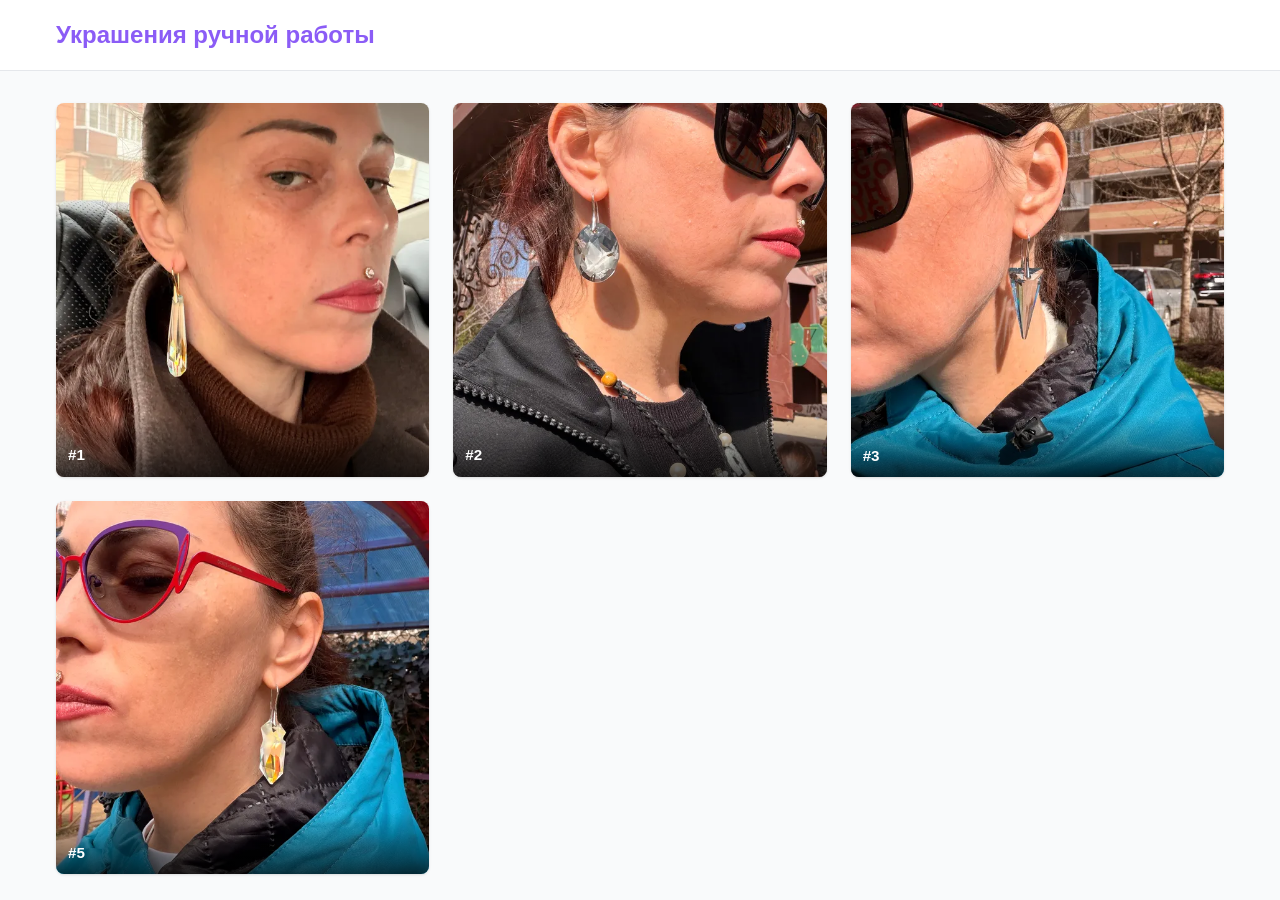
<file: index.html>
<!DOCTYPE html>
<html lang="ru">
<head>
  <meta charset="UTF-8">
  <meta name="viewport" content="width=device-width, initial-scale=1.0">
  <title>Украшения ручной работы</title>
  <link rel="stylesheet" href="./css/style.css">
</head>
<body>
  <header class="site-header">
    <div class="container header-container">
      <a href="./index.html" class="logo">Украшения ручной работы</a>
      
    </div>
  </header>

  <main class="container">
    
      <div class="product-grid">
        
          <div class="product-card">
  <div class="product-image-wrapper">
    <a href="c/product-1.html" class="product-image">
      
        
        <picture>
          <source
            type="image/webp"
            srcset="./uploads/1774260838605-kfwz9uoxla-thumb.webp 300w, ./uploads/1774260838605-kfwz9uoxla-medium.webp 600w"
            sizes="(max-width: 480px) 100vw, (max-width: 768px) 50vw, 33vw">
          <img src="./uploads/1774260838605-kfwz9uoxla-medium.webp" alt="Товар #1" loading="lazy">
        </picture>
      
      <div class="product-overlay">
        <span class="product-overlay-name">#1</span>
        
      </div>
    </a>
    
  </div>
</div>

        
          <div class="product-card">
  <div class="product-image-wrapper">
    <a href="c/product-2.html" class="product-image">
      
        
        <picture>
          <source
            type="image/webp"
            srcset="./uploads/1774260901637-pvfjfd7wf6q-thumb.webp 300w, ./uploads/1774260901637-pvfjfd7wf6q-medium.webp 600w"
            sizes="(max-width: 480px) 100vw, (max-width: 768px) 50vw, 33vw">
          <img src="./uploads/1774260901637-pvfjfd7wf6q-medium.webp" alt="Товар #2" loading="lazy">
        </picture>
      
      <div class="product-overlay">
        <span class="product-overlay-name">#2</span>
        
      </div>
    </a>
    
  </div>
</div>

        
          <div class="product-card">
  <div class="product-image-wrapper">
    <a href="c/product-3.html" class="product-image">
      
        
        <picture>
          <source
            type="image/webp"
            srcset="./uploads/1774268077307-n5m4ckhvtsq-thumb.webp 300w, ./uploads/1774268077307-n5m4ckhvtsq-medium.webp 600w"
            sizes="(max-width: 480px) 100vw, (max-width: 768px) 50vw, 33vw">
          <img src="./uploads/1774268077307-n5m4ckhvtsq-medium.webp" alt="Товар #3" loading="lazy">
        </picture>
      
      <div class="product-overlay">
        <span class="product-overlay-name">#3</span>
        
      </div>
    </a>
    
  </div>
</div>

        
          <div class="product-card">
  <div class="product-image-wrapper">
    <a href="c/product-5.html" class="product-image">
      
        
        <picture>
          <source
            type="image/webp"
            srcset="./uploads/1774683590539-z7mvp5no8m-thumb.webp 300w, ./uploads/1774683590539-z7mvp5no8m-medium.webp 600w"
            sizes="(max-width: 480px) 100vw, (max-width: 768px) 50vw, 33vw">
          <img src="./uploads/1774683590539-z7mvp5no8m-medium.webp" alt="Товар #5" loading="lazy">
        </picture>
      
      <div class="product-overlay">
        <span class="product-overlay-name">#5</span>
        
      </div>
    </a>
    
  </div>
</div>

        
      </div>
    
  </main>

  
</body>
</html>
</file>
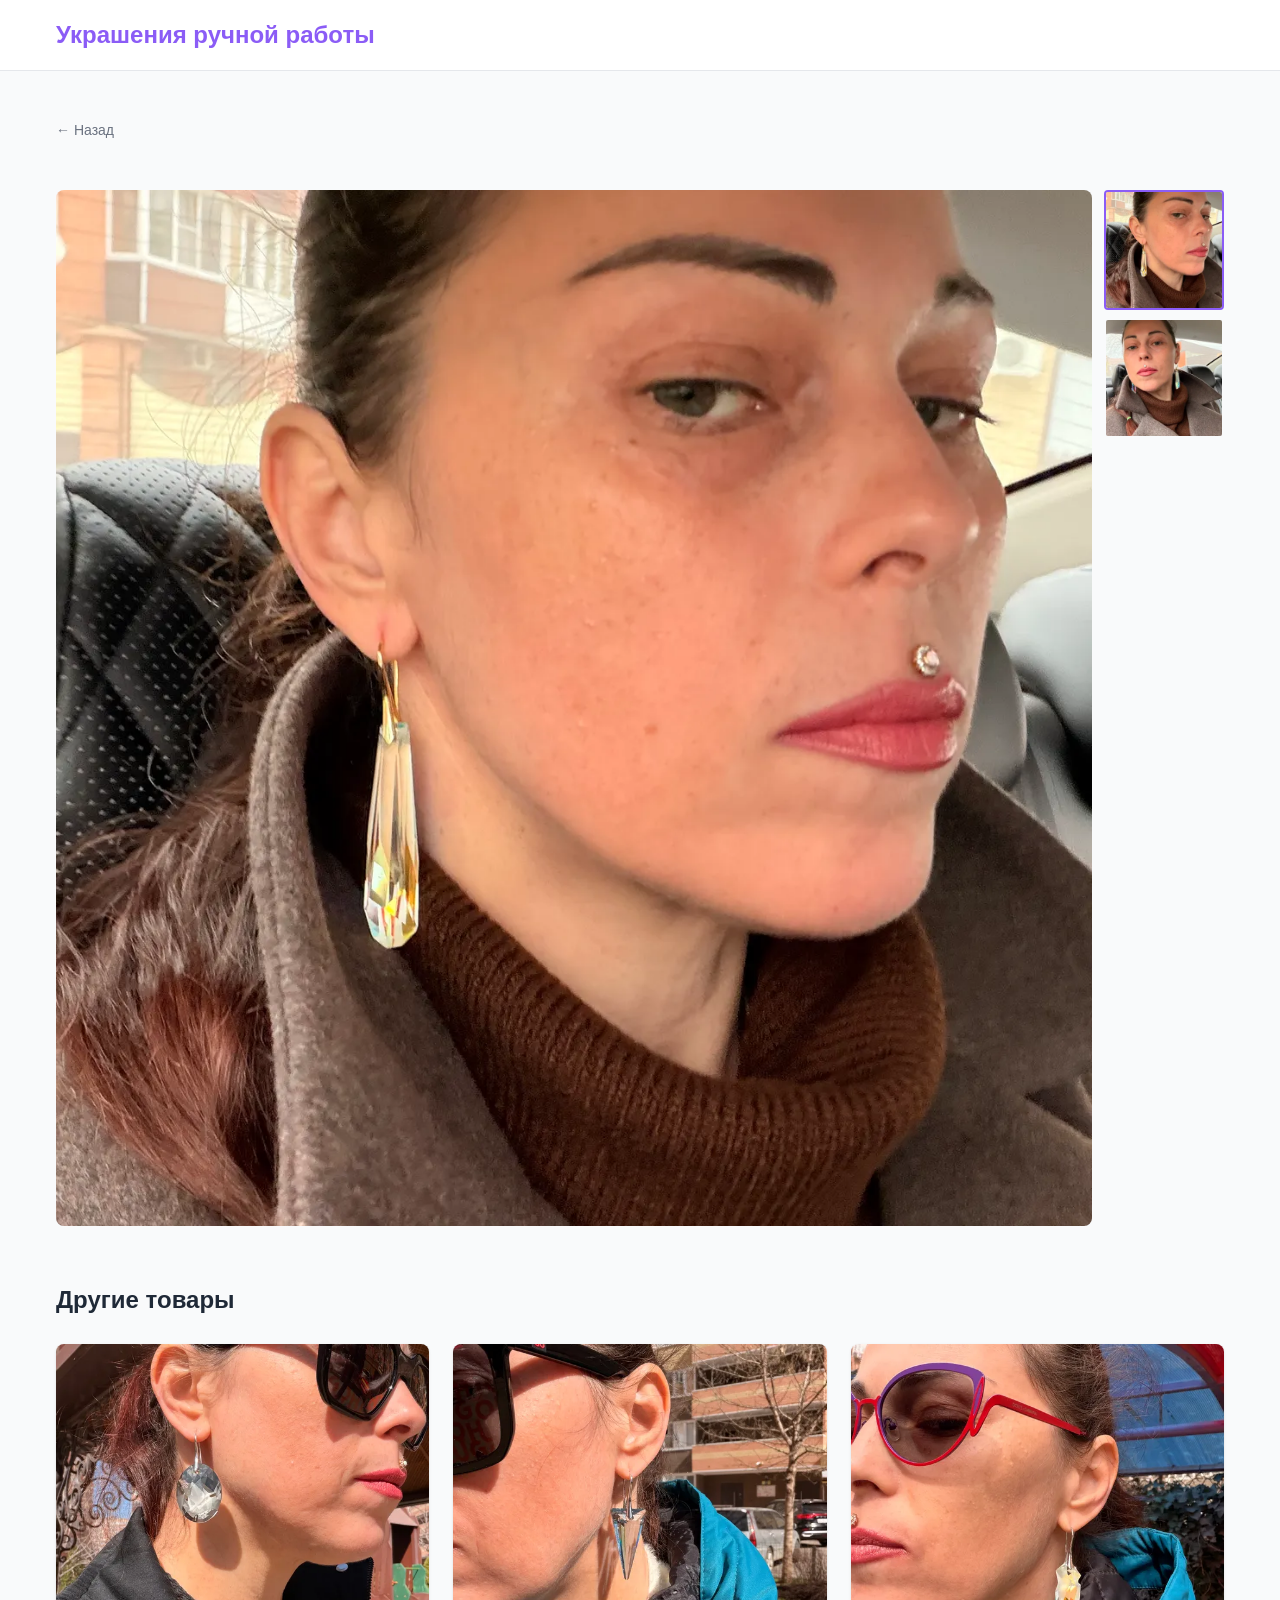
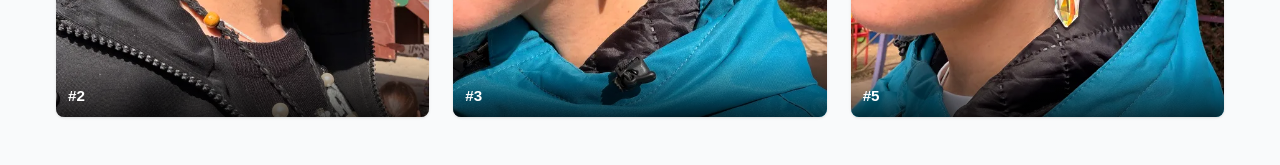
<file: c/product-1.html>
<!DOCTYPE html>
<html lang="ru">
<head>
  <meta charset="UTF-8">
  <meta name="viewport" content="width=device-width, initial-scale=1.0">
  <title></title>
  <link rel="stylesheet" href="../css/style.css">
</head>
<body>
  <header class="site-header">
    <div class="container header-container">
      <a href="../index.html" class="logo">Украшения ручной работы</a>
    </div>
  </header>

  <main class="container">
    <nav class="breadcrumb">
      <a href="../index.html">← Назад</a>
    </nav>

    <div class="product-detail-full">
      
        <div class="product-gallery-layout">
          <div class="main-image-full">
            <picture>
              <source
                type="image/webp"
                srcset="../uploads/1774260838605-kfwz9uoxla-medium.webp 600w, ../uploads/1774260838605-kfwz9uoxla-large.webp 1200w"
                sizes="100vw">
              <img src="../uploads/1774260838605-kfwz9uoxla-large.webp" alt="#1" id="mainImage">
            </picture>
          </div>
          
            <div class="thumbnail-list">
              
                <img src="../uploads/1774260838605-kfwz9uoxla-thumb.webp" alt="#1"
                     class="thumbnail active"
                     data-medium="../uploads/1774260838605-kfwz9uoxla-medium.webp"
                     data-large="../uploads/1774260838605-kfwz9uoxla-large.webp"
                     onclick="changeImage(this)">
              
                <img src="../uploads/1774260824298-4stqhlzc283-thumb.webp" alt="#1"
                     class="thumbnail "
                     data-medium="../uploads/1774260824298-4stqhlzc283-medium.webp"
                     data-large="../uploads/1774260824298-4stqhlzc283-large.webp"
                     onclick="changeImage(this)">
              
            </div>
          
        </div>
      

      

      
    </div>

    
      <section class="related-products">
        <h2>Другие товары</h2>
        <div class="product-grid">
          
            <div class="product-card">
  <div class="product-image-wrapper">
    <a href="product-2.html" class="product-image">
      
        
        <picture>
          <source
            type="image/webp"
            srcset="../uploads/1774260901637-pvfjfd7wf6q-thumb.webp 300w, ../uploads/1774260901637-pvfjfd7wf6q-medium.webp 600w"
            sizes="(max-width: 480px) 100vw, (max-width: 768px) 50vw, 33vw">
          <img src="../uploads/1774260901637-pvfjfd7wf6q-medium.webp" alt="Товар #2" loading="lazy">
        </picture>
      
      <div class="product-overlay">
        <span class="product-overlay-name">#2</span>
        
      </div>
    </a>
    
  </div>
</div>

          
            <div class="product-card">
  <div class="product-image-wrapper">
    <a href="product-3.html" class="product-image">
      
        
        <picture>
          <source
            type="image/webp"
            srcset="../uploads/1774268077307-n5m4ckhvtsq-thumb.webp 300w, ../uploads/1774268077307-n5m4ckhvtsq-medium.webp 600w"
            sizes="(max-width: 480px) 100vw, (max-width: 768px) 50vw, 33vw">
          <img src="../uploads/1774268077307-n5m4ckhvtsq-medium.webp" alt="Товар #3" loading="lazy">
        </picture>
      
      <div class="product-overlay">
        <span class="product-overlay-name">#3</span>
        
      </div>
    </a>
    
  </div>
</div>

          
            <div class="product-card">
  <div class="product-image-wrapper">
    <a href="product-5.html" class="product-image">
      
        
        <picture>
          <source
            type="image/webp"
            srcset="../uploads/1774683590539-z7mvp5no8m-thumb.webp 300w, ../uploads/1774683590539-z7mvp5no8m-medium.webp 600w"
            sizes="(max-width: 480px) 100vw, (max-width: 768px) 50vw, 33vw">
          <img src="../uploads/1774683590539-z7mvp5no8m-medium.webp" alt="Товар #5" loading="lazy">
        </picture>
      
      <div class="product-overlay">
        <span class="product-overlay-name">#5</span>
        
      </div>
    </a>
    
  </div>
</div>

          
        </div>
      </section>
    
  </main>

  <script src="../js/main.js"></script>
</body>
</html>
</file>
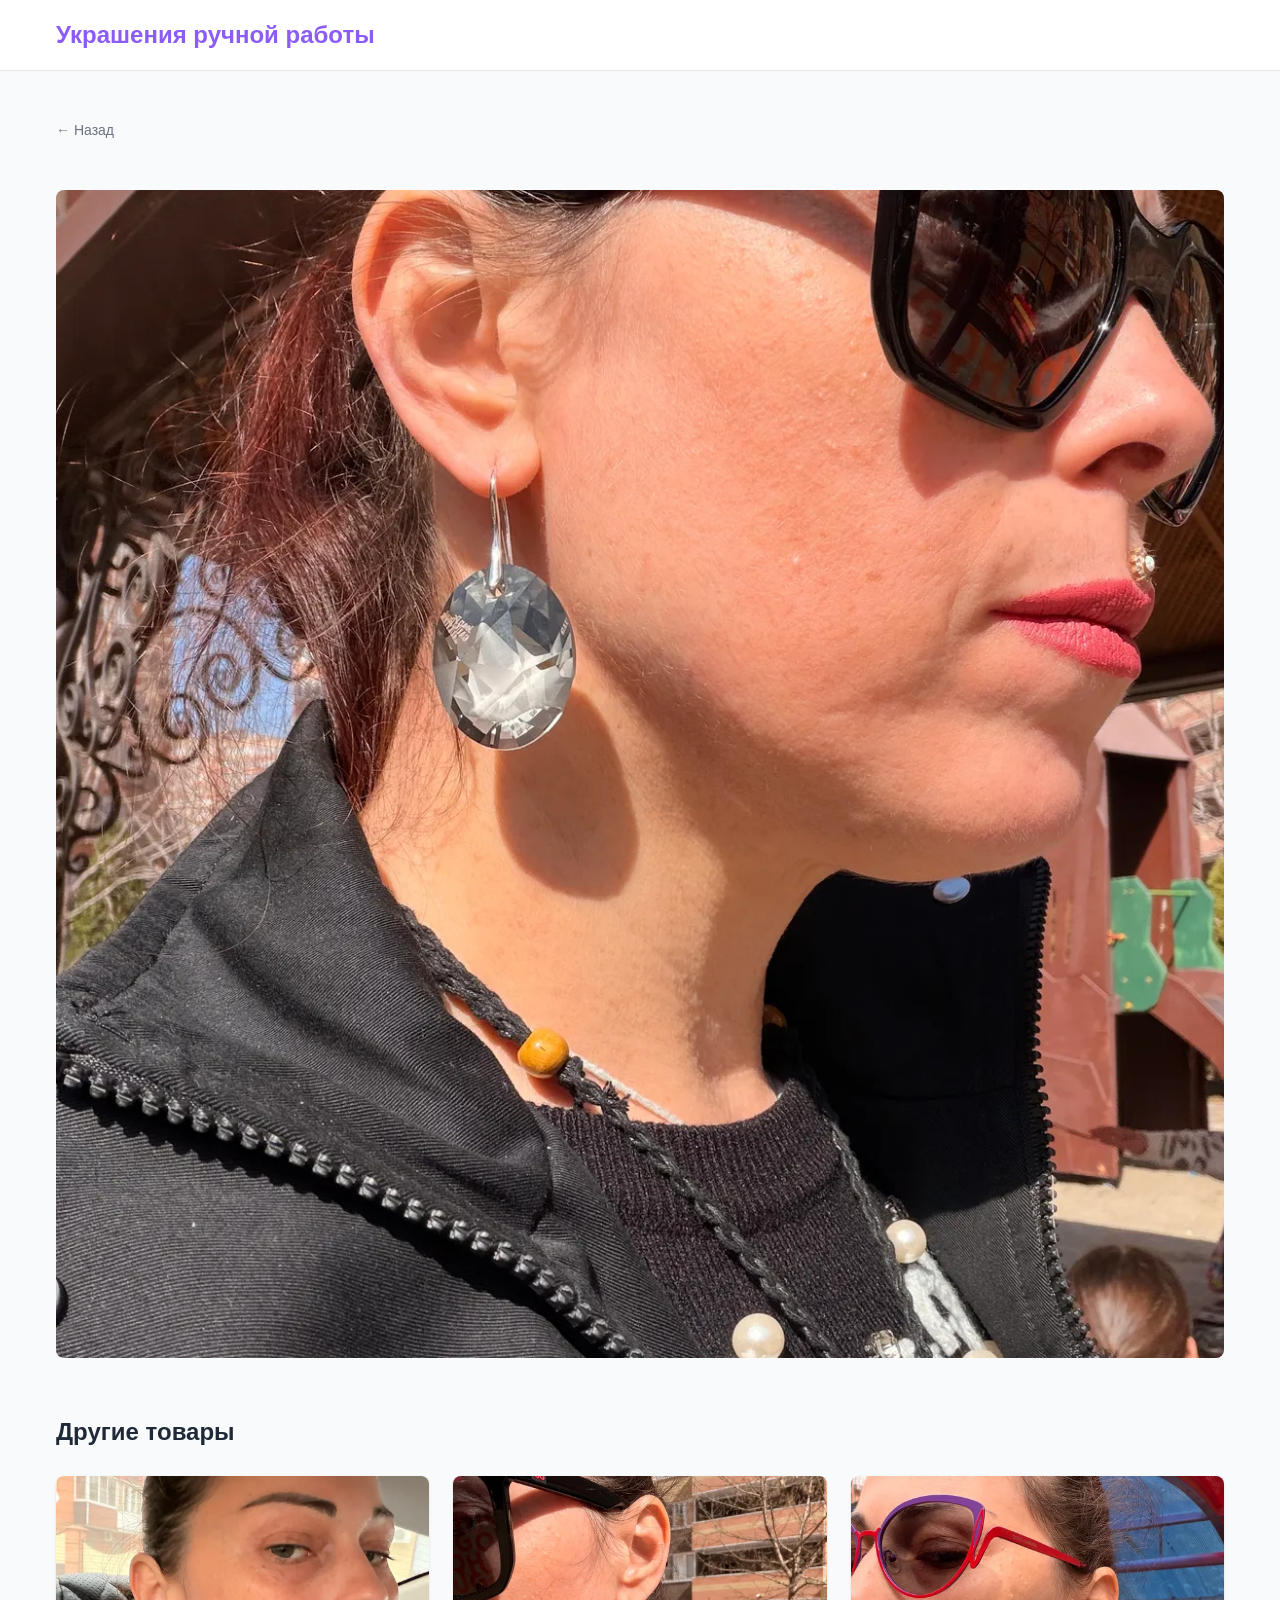
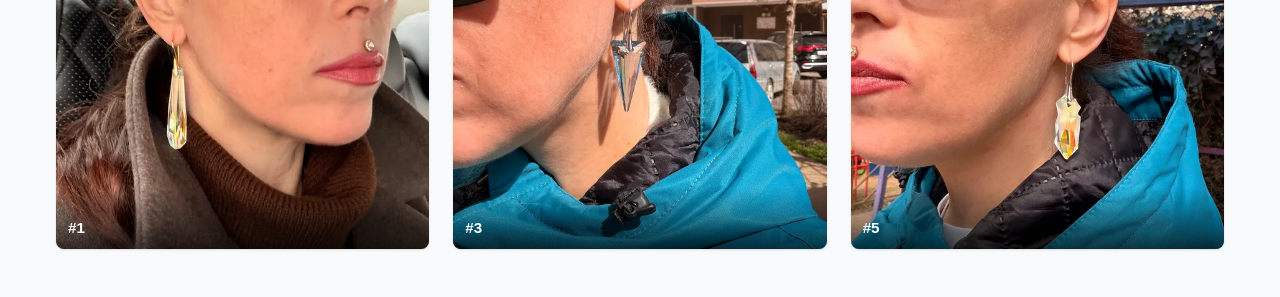
<file: c/product-2.html>
<!DOCTYPE html>
<html lang="ru">
<head>
  <meta charset="UTF-8">
  <meta name="viewport" content="width=device-width, initial-scale=1.0">
  <title></title>
  <link rel="stylesheet" href="../css/style.css">
</head>
<body>
  <header class="site-header">
    <div class="container header-container">
      <a href="../index.html" class="logo">Украшения ручной работы</a>
    </div>
  </header>

  <main class="container">
    <nav class="breadcrumb">
      <a href="../index.html">← Назад</a>
    </nav>

    <div class="product-detail-full">
      
        <div class="product-gallery-layout">
          <div class="main-image-full">
            <picture>
              <source
                type="image/webp"
                srcset="../uploads/1774260901637-pvfjfd7wf6q-medium.webp 600w, ../uploads/1774260901637-pvfjfd7wf6q-large.webp 1200w"
                sizes="100vw">
              <img src="../uploads/1774260901637-pvfjfd7wf6q-large.webp" alt="#2" id="mainImage">
            </picture>
          </div>
          
        </div>
      

      

      
    </div>

    
      <section class="related-products">
        <h2>Другие товары</h2>
        <div class="product-grid">
          
            <div class="product-card">
  <div class="product-image-wrapper">
    <a href="product-1.html" class="product-image">
      
        
        <picture>
          <source
            type="image/webp"
            srcset="../uploads/1774260838605-kfwz9uoxla-thumb.webp 300w, ../uploads/1774260838605-kfwz9uoxla-medium.webp 600w"
            sizes="(max-width: 480px) 100vw, (max-width: 768px) 50vw, 33vw">
          <img src="../uploads/1774260838605-kfwz9uoxla-medium.webp" alt="Товар #1" loading="lazy">
        </picture>
      
      <div class="product-overlay">
        <span class="product-overlay-name">#1</span>
        
      </div>
    </a>
    
  </div>
</div>

          
            <div class="product-card">
  <div class="product-image-wrapper">
    <a href="product-3.html" class="product-image">
      
        
        <picture>
          <source
            type="image/webp"
            srcset="../uploads/1774268077307-n5m4ckhvtsq-thumb.webp 300w, ../uploads/1774268077307-n5m4ckhvtsq-medium.webp 600w"
            sizes="(max-width: 480px) 100vw, (max-width: 768px) 50vw, 33vw">
          <img src="../uploads/1774268077307-n5m4ckhvtsq-medium.webp" alt="Товар #3" loading="lazy">
        </picture>
      
      <div class="product-overlay">
        <span class="product-overlay-name">#3</span>
        
      </div>
    </a>
    
  </div>
</div>

          
            <div class="product-card">
  <div class="product-image-wrapper">
    <a href="product-5.html" class="product-image">
      
        
        <picture>
          <source
            type="image/webp"
            srcset="../uploads/1774683590539-z7mvp5no8m-thumb.webp 300w, ../uploads/1774683590539-z7mvp5no8m-medium.webp 600w"
            sizes="(max-width: 480px) 100vw, (max-width: 768px) 50vw, 33vw">
          <img src="../uploads/1774683590539-z7mvp5no8m-medium.webp" alt="Товар #5" loading="lazy">
        </picture>
      
      <div class="product-overlay">
        <span class="product-overlay-name">#5</span>
        
      </div>
    </a>
    
  </div>
</div>

          
        </div>
      </section>
    
  </main>

  <script src="../js/main.js"></script>
</body>
</html>
</file>
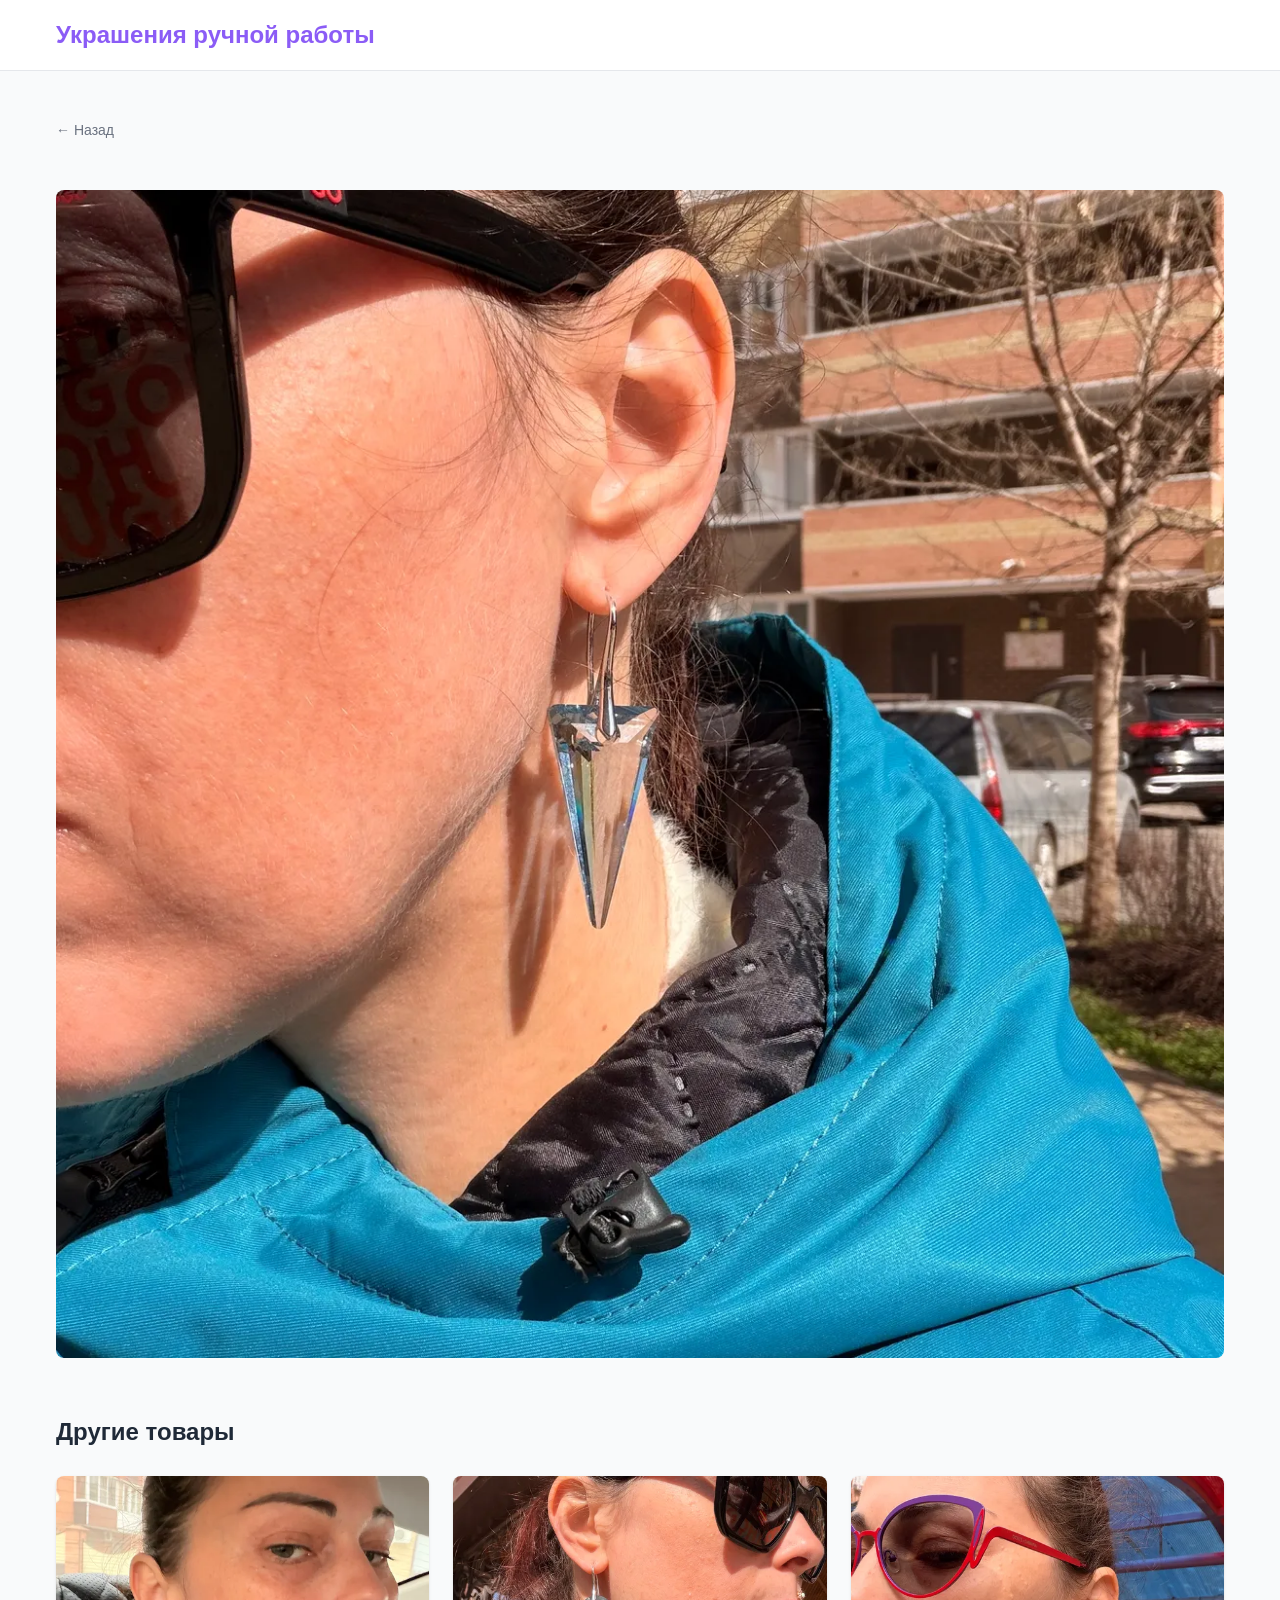
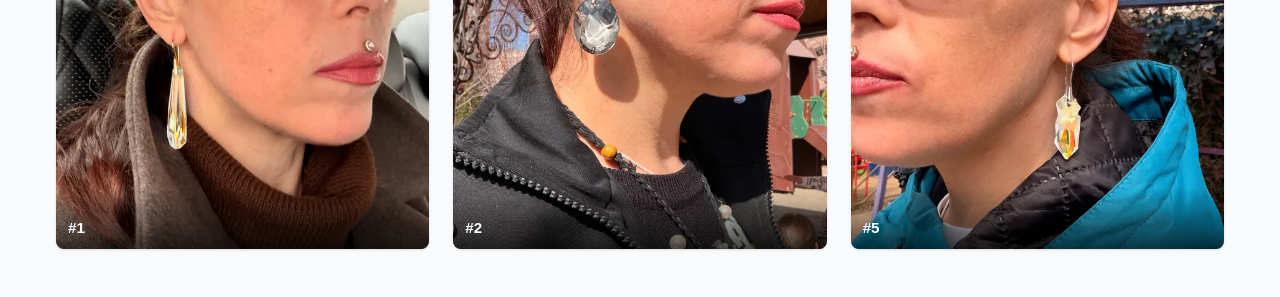
<file: c/product-3.html>
<!DOCTYPE html>
<html lang="ru">
<head>
  <meta charset="UTF-8">
  <meta name="viewport" content="width=device-width, initial-scale=1.0">
  <title></title>
  <link rel="stylesheet" href="../css/style.css">
</head>
<body>
  <header class="site-header">
    <div class="container header-container">
      <a href="../index.html" class="logo">Украшения ручной работы</a>
    </div>
  </header>

  <main class="container">
    <nav class="breadcrumb">
      <a href="../index.html">← Назад</a>
    </nav>

    <div class="product-detail-full">
      
        <div class="product-gallery-layout">
          <div class="main-image-full">
            <picture>
              <source
                type="image/webp"
                srcset="../uploads/1774268077307-n5m4ckhvtsq-medium.webp 600w, ../uploads/1774268077307-n5m4ckhvtsq-large.webp 1200w"
                sizes="100vw">
              <img src="../uploads/1774268077307-n5m4ckhvtsq-large.webp" alt="#3" id="mainImage">
            </picture>
          </div>
          
        </div>
      

      

      
    </div>

    
      <section class="related-products">
        <h2>Другие товары</h2>
        <div class="product-grid">
          
            <div class="product-card">
  <div class="product-image-wrapper">
    <a href="product-1.html" class="product-image">
      
        
        <picture>
          <source
            type="image/webp"
            srcset="../uploads/1774260838605-kfwz9uoxla-thumb.webp 300w, ../uploads/1774260838605-kfwz9uoxla-medium.webp 600w"
            sizes="(max-width: 480px) 100vw, (max-width: 768px) 50vw, 33vw">
          <img src="../uploads/1774260838605-kfwz9uoxla-medium.webp" alt="Товар #1" loading="lazy">
        </picture>
      
      <div class="product-overlay">
        <span class="product-overlay-name">#1</span>
        
      </div>
    </a>
    
  </div>
</div>

          
            <div class="product-card">
  <div class="product-image-wrapper">
    <a href="product-2.html" class="product-image">
      
        
        <picture>
          <source
            type="image/webp"
            srcset="../uploads/1774260901637-pvfjfd7wf6q-thumb.webp 300w, ../uploads/1774260901637-pvfjfd7wf6q-medium.webp 600w"
            sizes="(max-width: 480px) 100vw, (max-width: 768px) 50vw, 33vw">
          <img src="../uploads/1774260901637-pvfjfd7wf6q-medium.webp" alt="Товар #2" loading="lazy">
        </picture>
      
      <div class="product-overlay">
        <span class="product-overlay-name">#2</span>
        
      </div>
    </a>
    
  </div>
</div>

          
            <div class="product-card">
  <div class="product-image-wrapper">
    <a href="product-5.html" class="product-image">
      
        
        <picture>
          <source
            type="image/webp"
            srcset="../uploads/1774683590539-z7mvp5no8m-thumb.webp 300w, ../uploads/1774683590539-z7mvp5no8m-medium.webp 600w"
            sizes="(max-width: 480px) 100vw, (max-width: 768px) 50vw, 33vw">
          <img src="../uploads/1774683590539-z7mvp5no8m-medium.webp" alt="Товар #5" loading="lazy">
        </picture>
      
      <div class="product-overlay">
        <span class="product-overlay-name">#5</span>
        
      </div>
    </a>
    
  </div>
</div>

          
        </div>
      </section>
    
  </main>

  <script src="../js/main.js"></script>
</body>
</html>
</file>
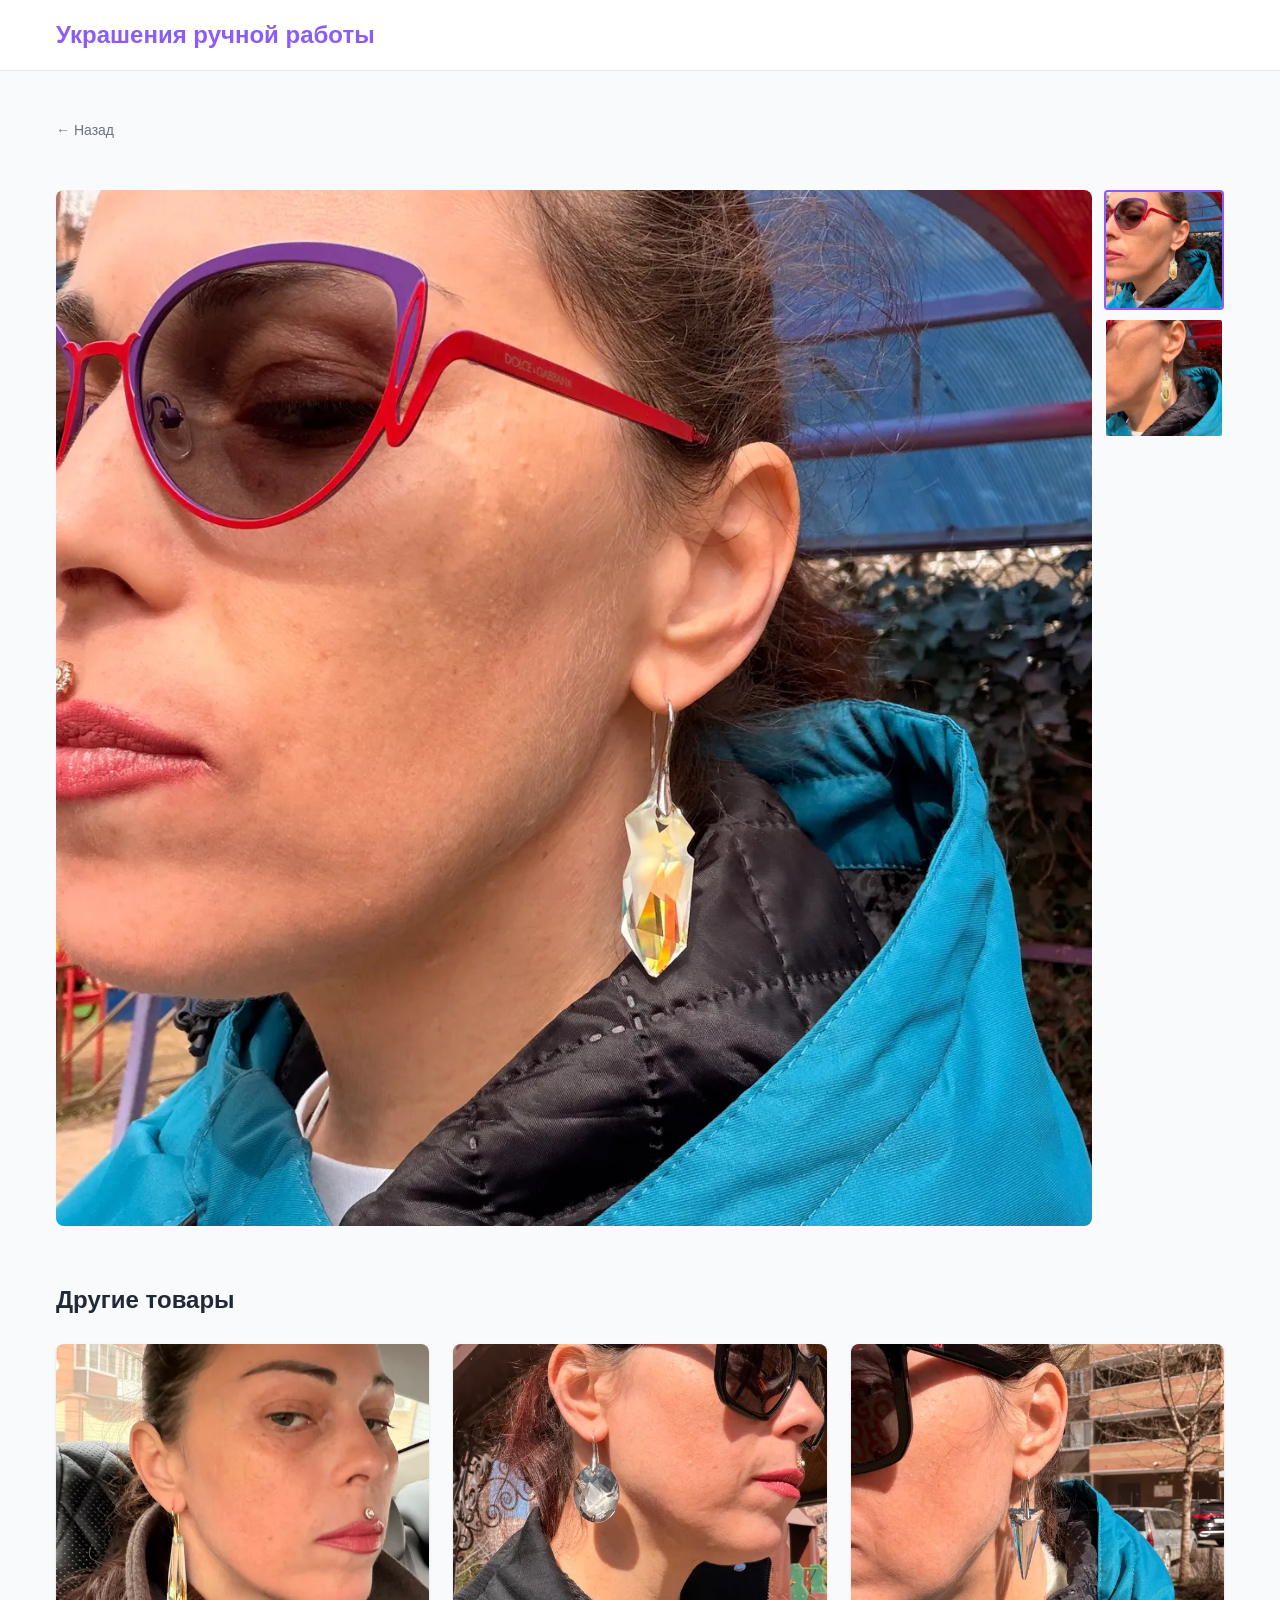
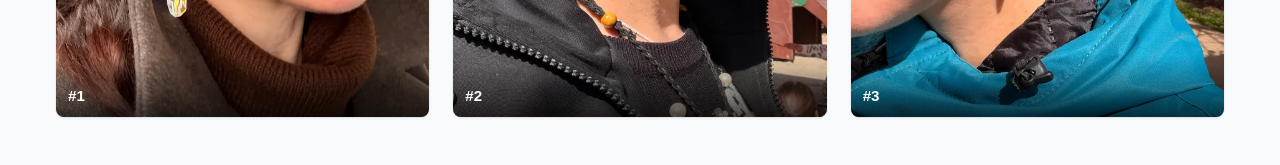
<file: c/product-5.html>
<!DOCTYPE html>
<html lang="ru">
<head>
  <meta charset="UTF-8">
  <meta name="viewport" content="width=device-width, initial-scale=1.0">
  <title></title>
  <link rel="stylesheet" href="../css/style.css">
</head>
<body>
  <header class="site-header">
    <div class="container header-container">
      <a href="../index.html" class="logo">Украшения ручной работы</a>
    </div>
  </header>

  <main class="container">
    <nav class="breadcrumb">
      <a href="../index.html">← Назад</a>
    </nav>

    <div class="product-detail-full">
      
        <div class="product-gallery-layout">
          <div class="main-image-full">
            <picture>
              <source
                type="image/webp"
                srcset="../uploads/1774683590539-z7mvp5no8m-medium.webp 600w, ../uploads/1774683590539-z7mvp5no8m-large.webp 1200w"
                sizes="100vw">
              <img src="../uploads/1774683590539-z7mvp5no8m-large.webp" alt="#5" id="mainImage">
            </picture>
          </div>
          
            <div class="thumbnail-list">
              
                <img src="../uploads/1774683590539-z7mvp5no8m-thumb.webp" alt="#5"
                     class="thumbnail active"
                     data-medium="../uploads/1774683590539-z7mvp5no8m-medium.webp"
                     data-large="../uploads/1774683590539-z7mvp5no8m-large.webp"
                     onclick="changeImage(this)">
              
                <img src="../uploads/1774683591604-yw1dagxypp-thumb.webp" alt="#5"
                     class="thumbnail "
                     data-medium="../uploads/1774683591604-yw1dagxypp-medium.webp"
                     data-large="../uploads/1774683591604-yw1dagxypp-large.webp"
                     onclick="changeImage(this)">
              
            </div>
          
        </div>
      

      

      
    </div>

    
      <section class="related-products">
        <h2>Другие товары</h2>
        <div class="product-grid">
          
            <div class="product-card">
  <div class="product-image-wrapper">
    <a href="product-1.html" class="product-image">
      
        
        <picture>
          <source
            type="image/webp"
            srcset="../uploads/1774260838605-kfwz9uoxla-thumb.webp 300w, ../uploads/1774260838605-kfwz9uoxla-medium.webp 600w"
            sizes="(max-width: 480px) 100vw, (max-width: 768px) 50vw, 33vw">
          <img src="../uploads/1774260838605-kfwz9uoxla-medium.webp" alt="Товар #1" loading="lazy">
        </picture>
      
      <div class="product-overlay">
        <span class="product-overlay-name">#1</span>
        
      </div>
    </a>
    
  </div>
</div>

          
            <div class="product-card">
  <div class="product-image-wrapper">
    <a href="product-2.html" class="product-image">
      
        
        <picture>
          <source
            type="image/webp"
            srcset="../uploads/1774260901637-pvfjfd7wf6q-thumb.webp 300w, ../uploads/1774260901637-pvfjfd7wf6q-medium.webp 600w"
            sizes="(max-width: 480px) 100vw, (max-width: 768px) 50vw, 33vw">
          <img src="../uploads/1774260901637-pvfjfd7wf6q-medium.webp" alt="Товар #2" loading="lazy">
        </picture>
      
      <div class="product-overlay">
        <span class="product-overlay-name">#2</span>
        
      </div>
    </a>
    
  </div>
</div>

          
            <div class="product-card">
  <div class="product-image-wrapper">
    <a href="product-3.html" class="product-image">
      
        
        <picture>
          <source
            type="image/webp"
            srcset="../uploads/1774268077307-n5m4ckhvtsq-thumb.webp 300w, ../uploads/1774268077307-n5m4ckhvtsq-medium.webp 600w"
            sizes="(max-width: 480px) 100vw, (max-width: 768px) 50vw, 33vw">
          <img src="../uploads/1774268077307-n5m4ckhvtsq-medium.webp" alt="Товар #3" loading="lazy">
        </picture>
      
      <div class="product-overlay">
        <span class="product-overlay-name">#3</span>
        
      </div>
    </a>
    
  </div>
</div>

          
        </div>
      </section>
    
  </main>

  <script src="../js/main.js"></script>
</body>
</html>
</file>
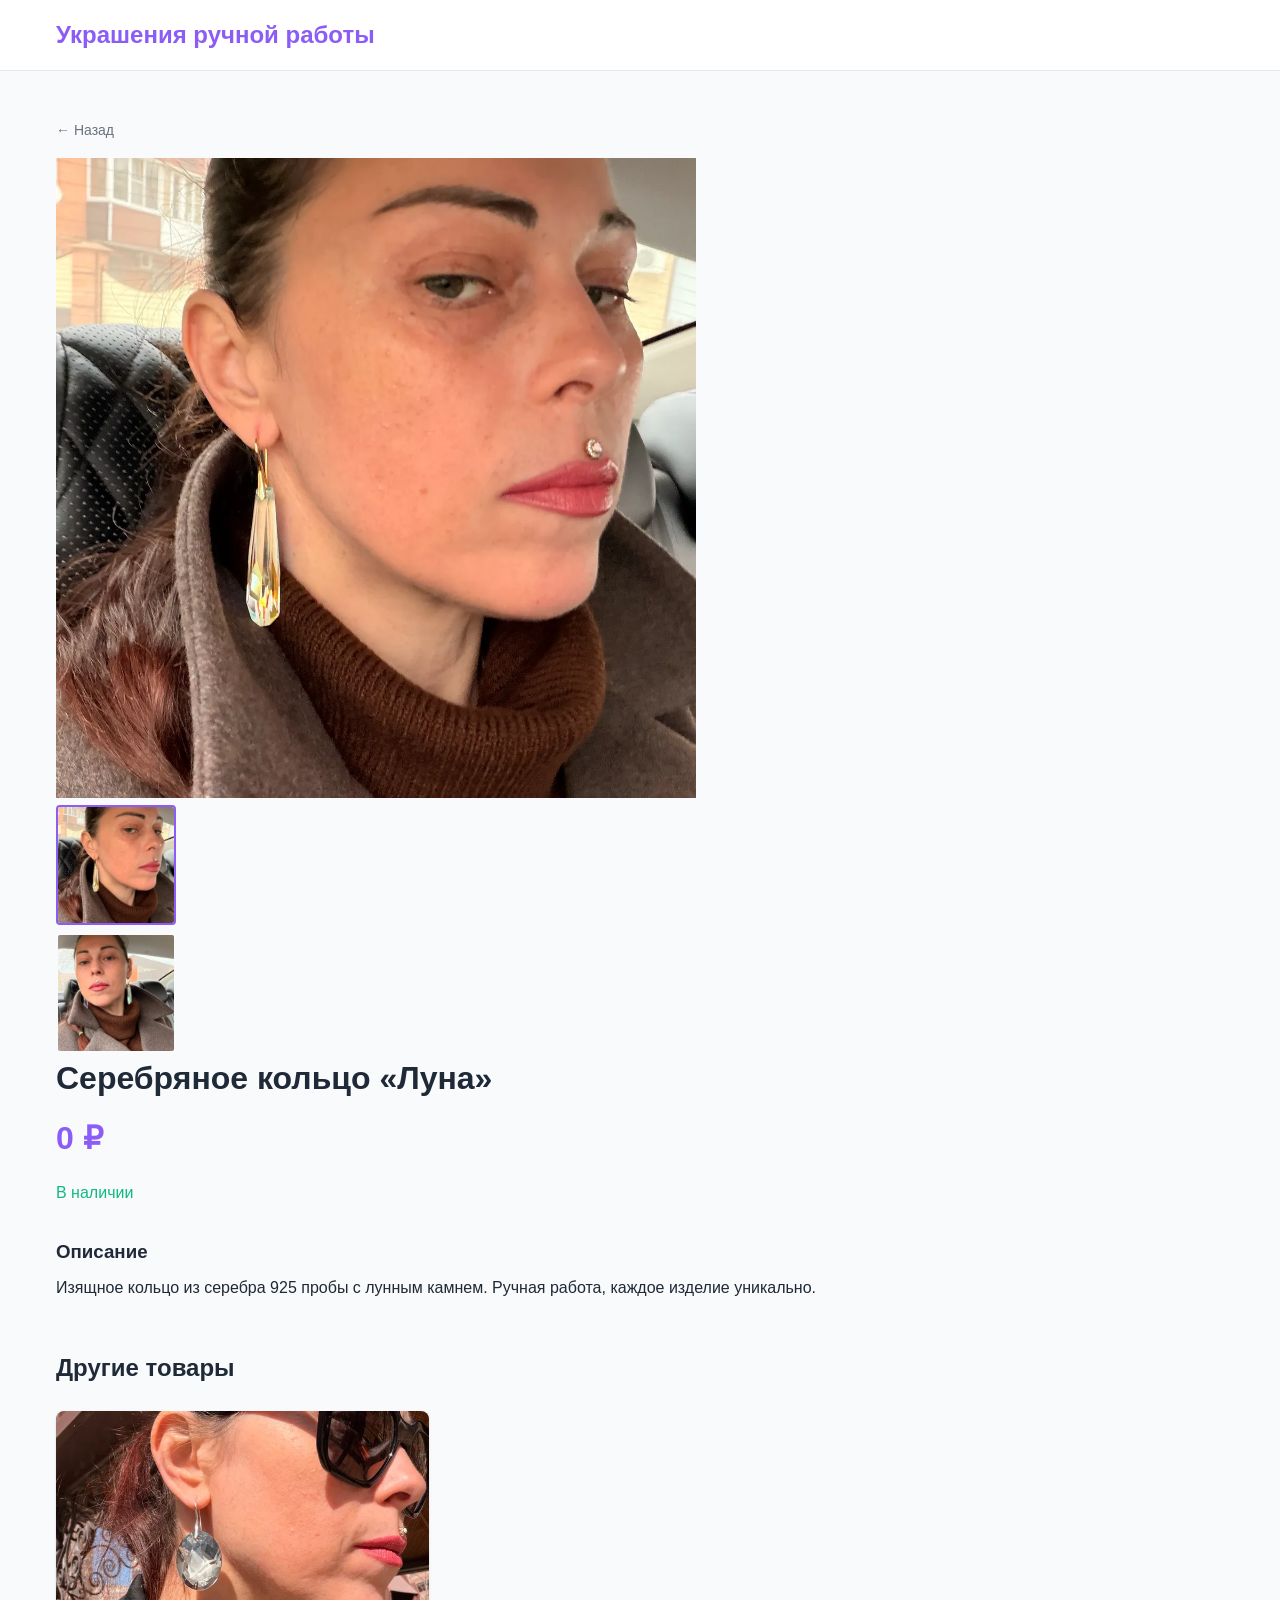
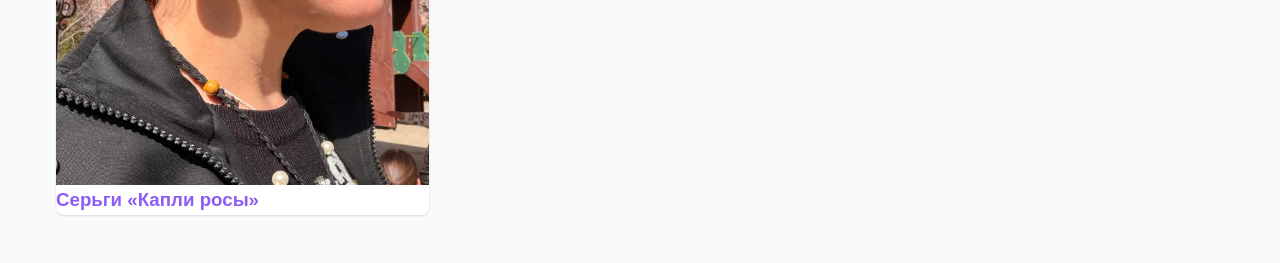
<file: c/serebryanoe-kolco-luna.html>
<!DOCTYPE html>
<html lang="ru">
<head>
  <meta charset="UTF-8">
  <meta name="viewport" content="width=device-width, initial-scale=1.0">
  <title>Серебряное кольцо «Луна»</title>
  <link rel="stylesheet" href="../css/style.css">
</head>
<body>
  <header class="site-header">
    <div class="container header-container">
      <a href="../index.html" class="logo">Украшения ручной работы</a>
    </div>
  </header>

  <main class="container">
    <nav class="breadcrumb">
      <a href="../index.html">← Назад</a>
    </nav>

    <div class="product-detail">
      <div class="product-gallery">
        
          <div class="main-image">
            <picture>
              <source
                type="image/webp"
                srcset="../uploads/1774260838605-kfwz9uoxla-medium.webp 600w, ../uploads/1774260838605-kfwz9uoxla-large.webp 1200w"
                sizes="(max-width: 768px) 100vw, 50vw">
              <img src="../uploads/1774260838605-kfwz9uoxla-large.webp" alt="Серебряное кольцо «Луна»" id="mainImage">
            </picture>
          </div>
          
            <div class="thumbnail-list">
              
                <img src="../uploads/1774260838605-kfwz9uoxla-thumb.webp" alt="Серебряное кольцо «Луна»"
                     class="thumbnail active"
                     data-medium="../uploads/1774260838605-kfwz9uoxla-medium.webp"
                     data-large="../uploads/1774260838605-kfwz9uoxla-large.webp"
                     onclick="changeImage(this)">
              
                <img src="../uploads/1774260824298-4stqhlzc283-thumb.webp" alt="Серебряное кольцо «Луна»"
                     class="thumbnail "
                     data-medium="../uploads/1774260824298-4stqhlzc283-medium.webp"
                     data-large="../uploads/1774260824298-4stqhlzc283-large.webp"
                     onclick="changeImage(this)">
              
            </div>
          
        
      </div>

      <div class="product-info-detail">
        <h1>Серебряное кольцо «Луна»</h1>

        <p class="product-price-large">0 ₽</p>

        
          <p class="in-stock-notice">В наличии</p>
        

        <div class="product-description">
          <h3>Описание</h3>
          <p>Изящное кольцо из серебра 925 пробы с лунным камнем. Ручная работа, каждое изделие уникально.</p>
        </div>
      </div>
    </div>

    
      <section class="related-products">
        <h2>Другие товары</h2>
        <div class="product-grid">
          
            <div class="product-card">
  <div class="product-image-wrapper">
    <a href="sergi-kapli-rosy.html" class="product-image">
      
        
        <picture>
          <source
            type="image/webp"
            srcset="../uploads/1774260901637-pvfjfd7wf6q-thumb.webp 300w, ../uploads/1774260901637-pvfjfd7wf6q-medium.webp 600w"
            sizes="(max-width: 480px) 100vw, (max-width: 768px) 50vw, 33vw">
          <img src="../uploads/1774260901637-pvfjfd7wf6q-medium.webp" alt="Серьги «Капли росы»" loading="lazy">
        </picture>
      
    </a>
    
  </div>

  <div class="product-info">
    <h3 class="product-name">
      <a href="sergi-kapli-rosy.html">Серьги «Капли росы»</a>
    </h3>

    

    
  </div>
</div>

          
        </div>
      </section>
    
  </main>

  <script src="../js/main.js"></script>
</body>
</html>
</file>
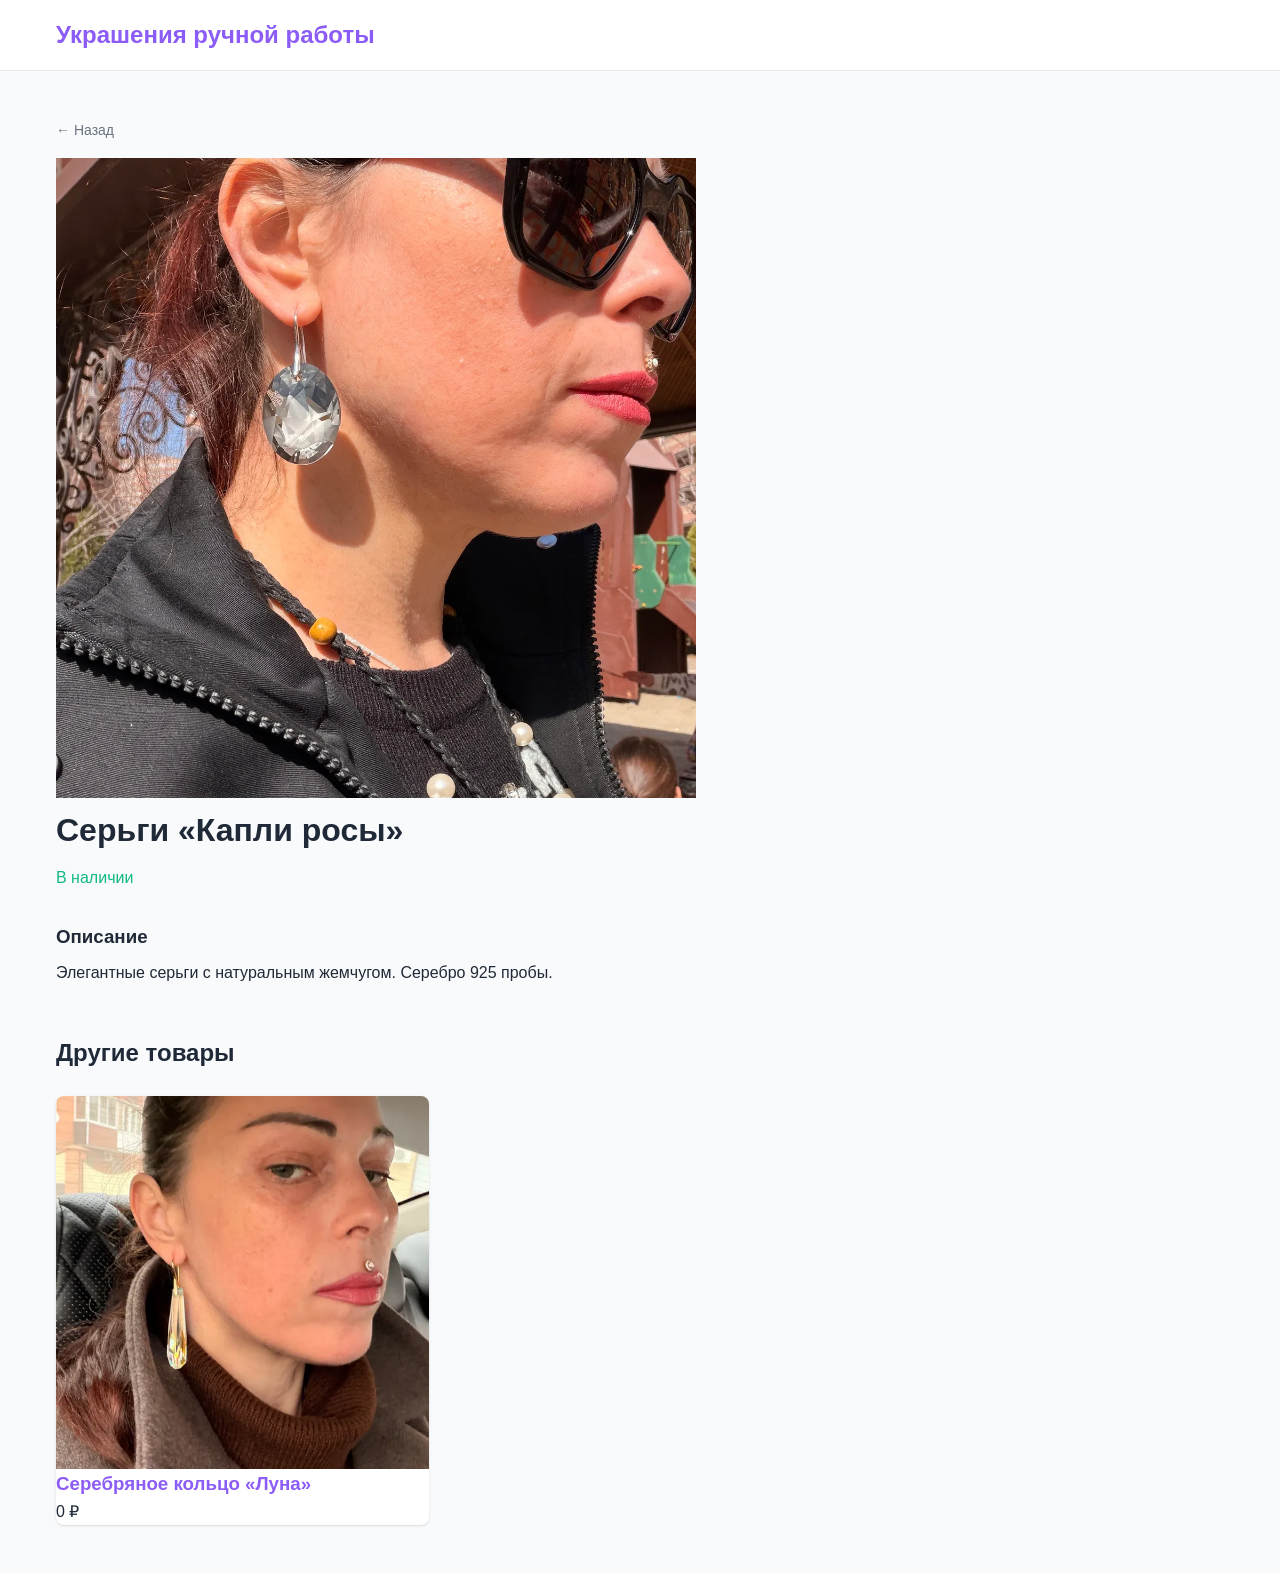
<file: c/sergi-kapli-rosy.html>
<!DOCTYPE html>
<html lang="ru">
<head>
  <meta charset="UTF-8">
  <meta name="viewport" content="width=device-width, initial-scale=1.0">
  <title>Серьги «Капли росы»</title>
  <link rel="stylesheet" href="../css/style.css">
</head>
<body>
  <header class="site-header">
    <div class="container header-container">
      <a href="../index.html" class="logo">Украшения ручной работы</a>
    </div>
  </header>

  <main class="container">
    <nav class="breadcrumb">
      <a href="../index.html">← Назад</a>
    </nav>

    <div class="product-detail">
      <div class="product-gallery">
        
          <div class="main-image">
            <picture>
              <source
                type="image/webp"
                srcset="../uploads/1774260901637-pvfjfd7wf6q-medium.webp 600w, ../uploads/1774260901637-pvfjfd7wf6q-large.webp 1200w"
                sizes="(max-width: 768px) 100vw, 50vw">
              <img src="../uploads/1774260901637-pvfjfd7wf6q-large.webp" alt="Серьги «Капли росы»" id="mainImage">
            </picture>
          </div>
          
        
      </div>

      <div class="product-info-detail">
        <h1>Серьги «Капли росы»</h1>

        

        
          <p class="in-stock-notice">В наличии</p>
        

        <div class="product-description">
          <h3>Описание</h3>
          <p>Элегантные серьги с натуральным жемчугом. Серебро 925 пробы.</p>
        </div>
      </div>
    </div>

    
      <section class="related-products">
        <h2>Другие товары</h2>
        <div class="product-grid">
          
            <div class="product-card">
  <div class="product-image-wrapper">
    <a href="serebryanoe-kolco-luna.html" class="product-image">
      
        
        <picture>
          <source
            type="image/webp"
            srcset="../uploads/1774260838605-kfwz9uoxla-thumb.webp 300w, ../uploads/1774260838605-kfwz9uoxla-medium.webp 600w"
            sizes="(max-width: 480px) 100vw, (max-width: 768px) 50vw, 33vw">
          <img src="../uploads/1774260838605-kfwz9uoxla-medium.webp" alt="Серебряное кольцо «Луна»" loading="lazy">
        </picture>
      
    </a>
    
  </div>

  <div class="product-info">
    <h3 class="product-name">
      <a href="serebryanoe-kolco-luna.html">Серебряное кольцо «Луна»</a>
    </h3>

    <p class="product-price">0 ₽</p>

    
  </div>
</div>

          
        </div>
      </section>
    
  </main>

  <script src="../js/main.js"></script>
</body>
</html>
</file>
<file: css/style.css>
/* Reset and Base */
*, *::before, *::after {
  box-sizing: border-box;
  margin: 0;
  padding: 0;
}

:root {
  --color-primary: #8b5cf6;
  --color-primary-dark: #7c3aed;
  --color-secondary: #6b7280;
  --color-success: #10b981;
  --color-warning: #f59e0b;
  --color-danger: #ef4444;
  --color-info: #3b82f6;
  --color-text: #1f2937;
  --color-text-light: #6b7280;
  --color-bg: #f9fafb;
  --color-white: #ffffff;
  --color-border: #e5e7eb;
  --shadow-sm: 0 1px 2px 0 rgb(0 0 0 / 0.05);
  --shadow: 0 1px 3px 0 rgb(0 0 0 / 0.1), 0 1px 2px -1px rgb(0 0 0 / 0.1);
  --shadow-lg: 0 10px 15px -3px rgb(0 0 0 / 0.1), 0 4px 6px -4px rgb(0 0 0 / 0.1);
  --radius: 8px;
}

body {
  font-family: -apple-system, BlinkMacSystemFont, 'Segoe UI', Roboto, Oxygen, Ubuntu, sans-serif;
  line-height: 1.6;
  color: var(--color-text);
  background: var(--color-bg);
}

a {
  color: var(--color-primary);
  text-decoration: none;
}

a:hover {
  color: var(--color-primary-dark);
}

img {
  max-width: 100%;
  height: auto;
}

/* Container */
.container {
  max-width: 1200px;
  margin: 0 auto;
  padding: 0 1rem;
}

main.container {
  padding-top: 2rem;
}

/* Header */
.site-header {
  background: var(--color-white);
  border-bottom: 1px solid var(--color-border);
  padding: 1rem 0;
  position: sticky;
  top: 0;
  z-index: 100;
}

.header-container {
  display: flex;
  align-items: center;
  justify-content: space-between;
  gap: 2rem;
  flex-wrap: wrap;
}

.logo {
  font-size: 1.5rem;
  font-weight: 700;
  color: var(--color-primary);
}

.main-nav {
  display: flex;
  gap: 1.5rem;
  align-items: center;
}

.main-nav a {
  color: var(--color-text);
  font-weight: 500;
}

.main-nav a:hover {
  color: var(--color-primary);
}

.dropdown {
  position: relative;
}

.dropdown-toggle {
  cursor: pointer;
  font-weight: 500;
}

.dropdown-menu {
  display: none;
  position: absolute;
  top: 100%;
  left: 0;
  background: var(--color-white);
  border: 1px solid var(--color-border);
  border-radius: var(--radius);
  box-shadow: var(--shadow-lg);
  min-width: 180px;
  padding: 0.5rem 0;
  z-index: 50;
}

.dropdown:hover .dropdown-menu {
  display: block;
}

.dropdown-menu a {
  display: block;
  padding: 0.5rem 1rem;
  color: var(--color-text);
}

.dropdown-menu a:hover {
  background: var(--color-bg);
}

.search-form {
  display: flex;
  gap: 0.5rem;
}

.search-form input {
  padding: 0.5rem 1rem;
  border: 1px solid var(--color-border);
  border-radius: var(--radius);
  width: 200px;
}

.search-form button {
  padding: 0.5rem 1rem;
  background: var(--color-primary);
  color: white;
  border: none;
  border-radius: var(--radius);
  cursor: pointer;
}

.search-form button:hover {
  background: var(--color-primary-dark);
}

/* Footer */
.site-footer {
  background: var(--color-text);
  color: var(--color-white);
  padding: 3rem 0 1rem;
  margin-top: 4rem;
}

.footer-content {
  display: grid;
  grid-template-columns: repeat(auto-fit, minmax(200px, 1fr));
  gap: 2rem;
  margin-bottom: 2rem;
}

.footer-section h3,
.footer-section h4 {
  margin-bottom: 1rem;
}

.footer-section ul {
  list-style: none;
}

.footer-section li {
  margin-bottom: 0.5rem;
}

.footer-section a {
  color: var(--color-border);
}

.footer-section a:hover {
  color: var(--color-white);
}

.footer-bottom {
  border-top: 1px solid rgba(255, 255, 255, 0.1);
  padding-top: 1rem;
  text-align: center;
  color: var(--color-text-light);
}

/* Hero */
.hero {
  text-align: center;
  padding: 4rem 2rem;
  background: linear-gradient(135deg, var(--color-primary) 0%, var(--color-primary-dark) 100%);
  color: white;
  border-radius: var(--radius);
  margin: 2rem 0;
}

.hero h1 {
  font-size: 2.5rem;
  margin-bottom: 1rem;
}

.hero p {
  font-size: 1.25rem;
  margin-bottom: 2rem;
  opacity: 0.9;
}

/* Buttons */
.btn {
  display: inline-block;
  padding: 0.75rem 1.5rem;
  border: none;
  border-radius: var(--radius);
  font-weight: 500;
  cursor: pointer;
  text-align: center;
  transition: all 0.2s;
}

.btn-primary {
  background: var(--color-primary);
  color: white;
}

.btn-primary:hover {
  background: var(--color-primary-dark);
  color: white;
}

.btn-secondary {
  background: var(--color-secondary);
  color: white;
}

.btn-secondary:hover {
  background: #4b5563;
  color: white;
}

.btn-danger {
  background: var(--color-danger);
  color: white;
}

.btn-danger:hover {
  background: #dc2626;
  color: white;
}

.btn-sm {
  padding: 0.375rem 0.75rem;
  font-size: 0.875rem;
}

.btn-block {
  display: block;
  width: 100%;
}

/* Product Grid */
.product-grid {
  display: grid;
  grid-template-columns: repeat(3, 1fr);
  gap: 1.5rem;
}

@media (max-width: 768px) {
  .product-grid {
    grid-template-columns: repeat(2, 1fr);
    gap: 1rem;
  }
}

@media (max-width: 480px) {
  .product-grid {
    grid-template-columns: 1fr;
  }
}

.product-card {
  background: var(--color-white);
  border-radius: var(--radius);
  overflow: hidden;
  box-shadow: var(--shadow);
  transition: transform 0.2s, box-shadow 0.2s;
}

.product-card:hover {
  transform: translateY(-4px);
  box-shadow: var(--shadow-lg);
}

.product-image-wrapper {
  position: relative;
}

.edit-overlay {
  position: absolute;
  top: 0.5rem;
  right: 0.5rem;
  padding: 0.25rem 0.5rem;
  background: rgba(0, 0, 0, 0.6);
  color: white;
  border-radius: 0.25rem;
  font-size: 0.875rem;
  opacity: 0.5;
  transition: opacity 0.2s;
  z-index: 1;
  text-decoration: none;
}

.edit-overlay:hover {
  opacity: 1;
  background: var(--color-primary);
}

.product-image {
  position: relative;
  display: block;
  line-height: 0;
}

.product-image img,
.product-image .placeholder-image {
  width: 100%;
  aspect-ratio: 1;
  object-fit: cover;
  display: block;
}

.placeholder-image {
  display: flex;
  align-items: center;
  justify-content: center;
  background: var(--color-bg);
  color: var(--color-text-light);
  font-size: 0.875rem;
}

.placeholder-image.large {
  height: 400px;
}

.product-overlay {
  position: absolute;
  bottom: 0;
  left: 0;
  right: 0;
  padding: 2rem 0.75rem 0.75rem;
  background: linear-gradient(transparent, rgba(0, 0, 0, 0.7));
  display: flex;
  justify-content: space-between;
  align-items: flex-end;
  gap: 0.5rem;
}

.product-overlay-name {
  color: white;
  font-weight: 600;
  font-size: 0.95rem;
  line-height: 1.2;
}

.product-overlay-price {
  color: white;
  font-weight: 700;
  font-size: 1.1rem;
  white-space: nowrap;
}

.out-of-stock {
  display: inline-block;
  padding: 0.25rem 0.5rem;
  background: var(--color-warning);
  color: white;
  font-size: 0.75rem;
  border-radius: 4px;
  margin-top: 0.5rem;
}

/* Categories */
.category-grid {
  display: grid;
  grid-template-columns: repeat(auto-fill, minmax(200px, 1fr));
  gap: 1rem;
}

.category-card {
  display: block;
  padding: 1.5rem;
  background: var(--color-white);
  border: 1px solid var(--color-border);
  border-radius: var(--radius);
  text-align: center;
  transition: all 0.2s;
}

.category-card:hover {
  border-color: var(--color-primary);
  box-shadow: var(--shadow);
}

.category-card h3 {
  color: var(--color-text);
  margin-bottom: 0.5rem;
}

.category-card p {
  color: var(--color-text-light);
  font-size: 0.875rem;
}

/* Sections */
.featured-section,
.categories-section,
.related-products {
  margin: 3rem 0;
}

.featured-section h2,
.categories-section h2,
.related-products h2 {
  margin-bottom: 1.5rem;
}

.section-footer {
  margin-top: 2rem;
  text-align: center;
}

/* Catalog Layout */
.catalog-layout {
  display: grid;
  grid-template-columns: 220px 1fr;
  gap: 2rem;
  margin-top: 2rem;
}

.catalog-sidebar h3 {
  margin-bottom: 1rem;
}

.category-list {
  list-style: none;
}

.category-list li {
  margin-bottom: 0.5rem;
}

.category-list a {
  display: block;
  padding: 0.5rem;
  color: var(--color-text);
  border-radius: 4px;
}

.category-list a:hover,
.category-list a.active {
  background: var(--color-primary);
  color: white;
}

/* Page Header */
.page-header {
  margin: 2rem 0;
}

.page-header h1 {
  margin-bottom: 0.5rem;
}

.page-header p {
  color: var(--color-text-light);
}

/* Breadcrumb */
.breadcrumb {
  padding: 1rem 0;
  font-size: 0.875rem;
  color: var(--color-text-light);
}

.breadcrumb a {
  color: var(--color-text-light);
}

.breadcrumb a:hover {
  color: var(--color-primary);
}

/* Product Detail */
.product-detail-full {
  margin: 2rem 0;
}

.product-gallery-layout {
  margin-bottom: 1rem;
}

.main-image-full img {
  width: 100%;
  border-radius: var(--radius);
}

.thumbnail-list {
  display: flex;
  gap: 0.5rem;
  margin-top: 0.5rem;
}

@media (min-width: 769px) {
  .product-gallery-layout {
    display: flex;
    gap: 0.75rem;
  }

  .main-image-full {
    flex: 1;
    min-width: 0;
  }

  .thumbnail-list {
    flex-direction: column;
    margin-top: 0;
    overflow-y: auto;
  }

  .thumbnail-list .thumbnail {
    width: 120px;
  }
}

.thumbnail {
  width: 200px;
  aspect-ratio: 1;
  object-fit: cover;
  border-radius: 4px;
  cursor: pointer;
  border: 2px solid transparent;
}

.thumbnail.active,
.thumbnail:hover {
  border-color: var(--color-primary);
}

.product-info-detail h1 {
  font-size: 2rem;
  margin-bottom: 0.5rem;
}

.product-category-badge {
  display: inline-block;
  padding: 0.25rem 0.75rem;
  background: var(--color-bg);
  border-radius: 999px;
  font-size: 0.875rem;
  margin-bottom: 1rem;
}

.product-category-badge a {
  color: var(--color-text);
}

.product-price-large {
  font-size: 2rem;
  font-weight: 700;
  color: var(--color-primary);
  margin-bottom: 1rem;
}

.in-stock-notice {
  color: var(--color-success);
  font-weight: 500;
}

.out-of-stock-notice {
  color: var(--color-danger);
  font-weight: 500;
}

.product-description {
  margin-top: 2rem;
}

.product-description h3 {
  margin-bottom: 0.5rem;
}

/* Empty State */
.empty-state,
.empty-message {
  text-align: center;
  padding: 3rem;
  color: var(--color-text-light);
}

/* Error Page */
.error-page {
  text-align: center;
  padding: 4rem 2rem;
}

.error-page h1 {
  font-size: 6rem;
  color: var(--color-primary);
  margin-bottom: 1rem;
}

.error-page p {
  font-size: 1.5rem;
  margin-bottom: 2rem;
  color: var(--color-text-light);
}

/* Responsive */
@media (max-width: 768px) {
  .header-container {
    flex-direction: column;
    gap: 1rem;
  }

  .catalog-layout {
    grid-template-columns: 1fr;
  }

  .catalog-sidebar {
    order: 2;
  }


  .hero h1 {
    font-size: 1.75rem;
  }
}

/* Modal */
.modal {
  display: none;
  position: fixed;
  inset: 0;
  background: rgba(0, 0, 0, 0.5);
  z-index: 1000;
  overflow-y: auto;
  padding: 2rem;
}

.modal.active {
  display: flex;
  align-items: flex-start;
  justify-content: center;
}

.modal-content {
  background: var(--color-white);
  border-radius: var(--radius);
  width: 100%;
  max-width: 600px;
  position: relative;
  margin-top: 2rem;
}

.modal-close {
  position: absolute;
  top: 0.5rem;
  right: 0.5rem;
  width: 2rem;
  height: 2rem;
  border: none;
  background: none;
  font-size: 1.5rem;
  cursor: pointer;
  color: var(--color-text-light);
  z-index: 1;
}

.modal-close:hover {
  color: var(--color-text);
}

#modal-body {
  padding: 1.5rem;
}

#modal-body h1 {
  font-size: 1.25rem;
  margin-bottom: 1.5rem;
}

#modal-body .form-group {
  margin-bottom: 1rem;
}

#modal-body .form-group label {
  display: block;
  margin-bottom: 0.25rem;
  font-weight: 500;
  font-size: 0.875rem;
}

#modal-body .form-group input[type="text"],
#modal-body .form-group input[type="number"],
#modal-body .form-group textarea {
  width: 100%;
  padding: 0.5rem;
  border: 1px solid var(--color-border);
  border-radius: var(--radius);
  font-size: 0.875rem;
}

#modal-body .form-group input:focus,
#modal-body .form-group textarea:focus {
  outline: none;
  border-color: var(--color-primary);
}

#modal-body .checkbox-group label {
  display: flex;
  align-items: center;
  gap: 0.5rem;
  cursor: pointer;
}

#modal-body .image-preview-grid {
  display: grid;
  grid-template-columns: repeat(4, 1fr);
  gap: 0.5rem;
}

#modal-body .image-preview-item {
  position: relative;
  border: 1px solid var(--color-border);
  border-radius: var(--radius);
  overflow: hidden;
}

#modal-body .image-preview-item img {
  width: 100%;
  aspect-ratio: 1;
  object-fit: cover;
  display: block;
}

#modal-body .image-preview-item .main-badge {
  position: absolute;
  top: 0.25rem;
  left: 0.25rem;
  background: var(--color-primary);
  color: white;
  font-size: 0.6rem;
  padding: 0.1rem 0.25rem;
  border-radius: 3px;
}

#modal-body .image-preview-item .image-actions {
  position: absolute;
  bottom: 0.25rem;
  left: 0;
  right: 0;
  display: flex;
  justify-content: center;
  gap: 0.25rem;
}

#modal-body .image-preview-item .image-actions .btn {
  font-size: 0.6rem;
  padding: 0.15rem 0.3rem;
}

#modal-body .form-actions {
  margin-top: 1.5rem;
  display: flex;
  gap: 0.5rem;
}

#modal-body .alert-error {
  background: #fee2e2;
  color: #991b1b;
  padding: 0.75rem;
  border-radius: var(--radius);
  margin-bottom: 1rem;
  font-size: 0.875rem;
}
</file>
